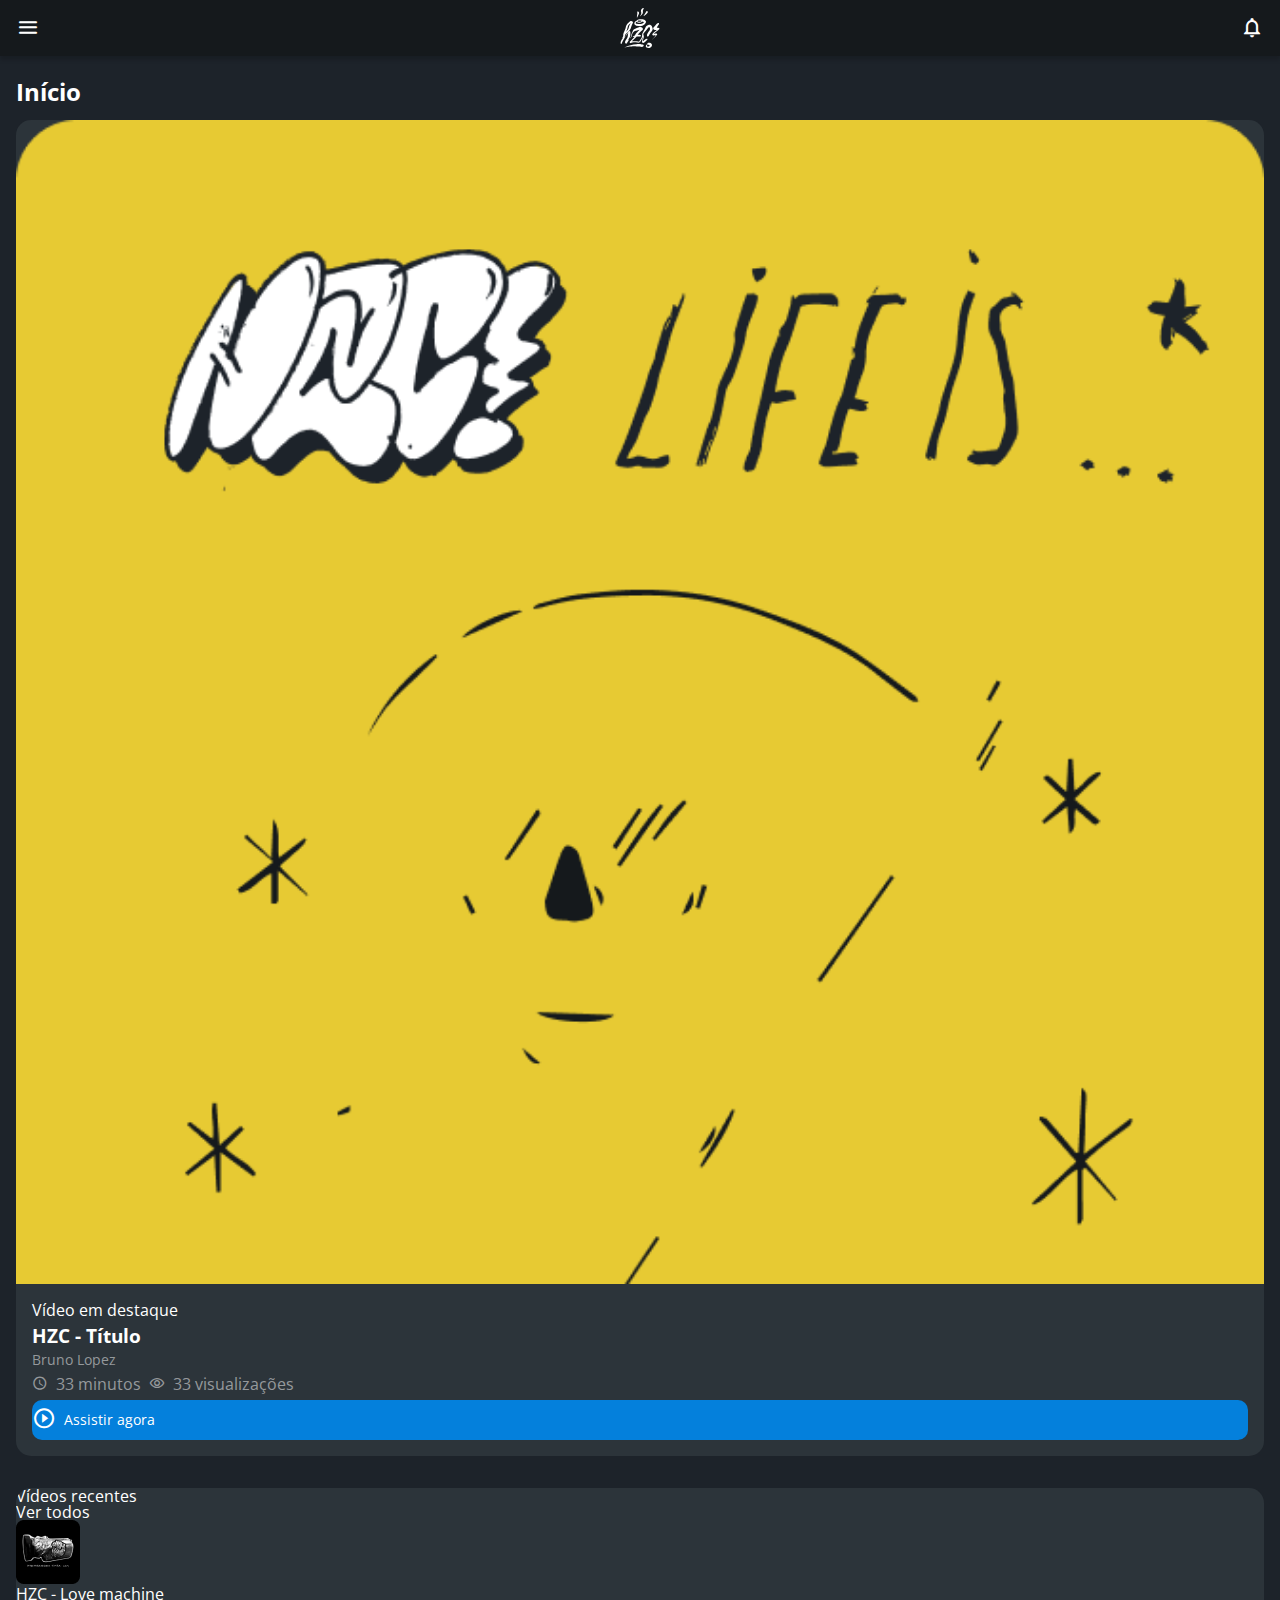
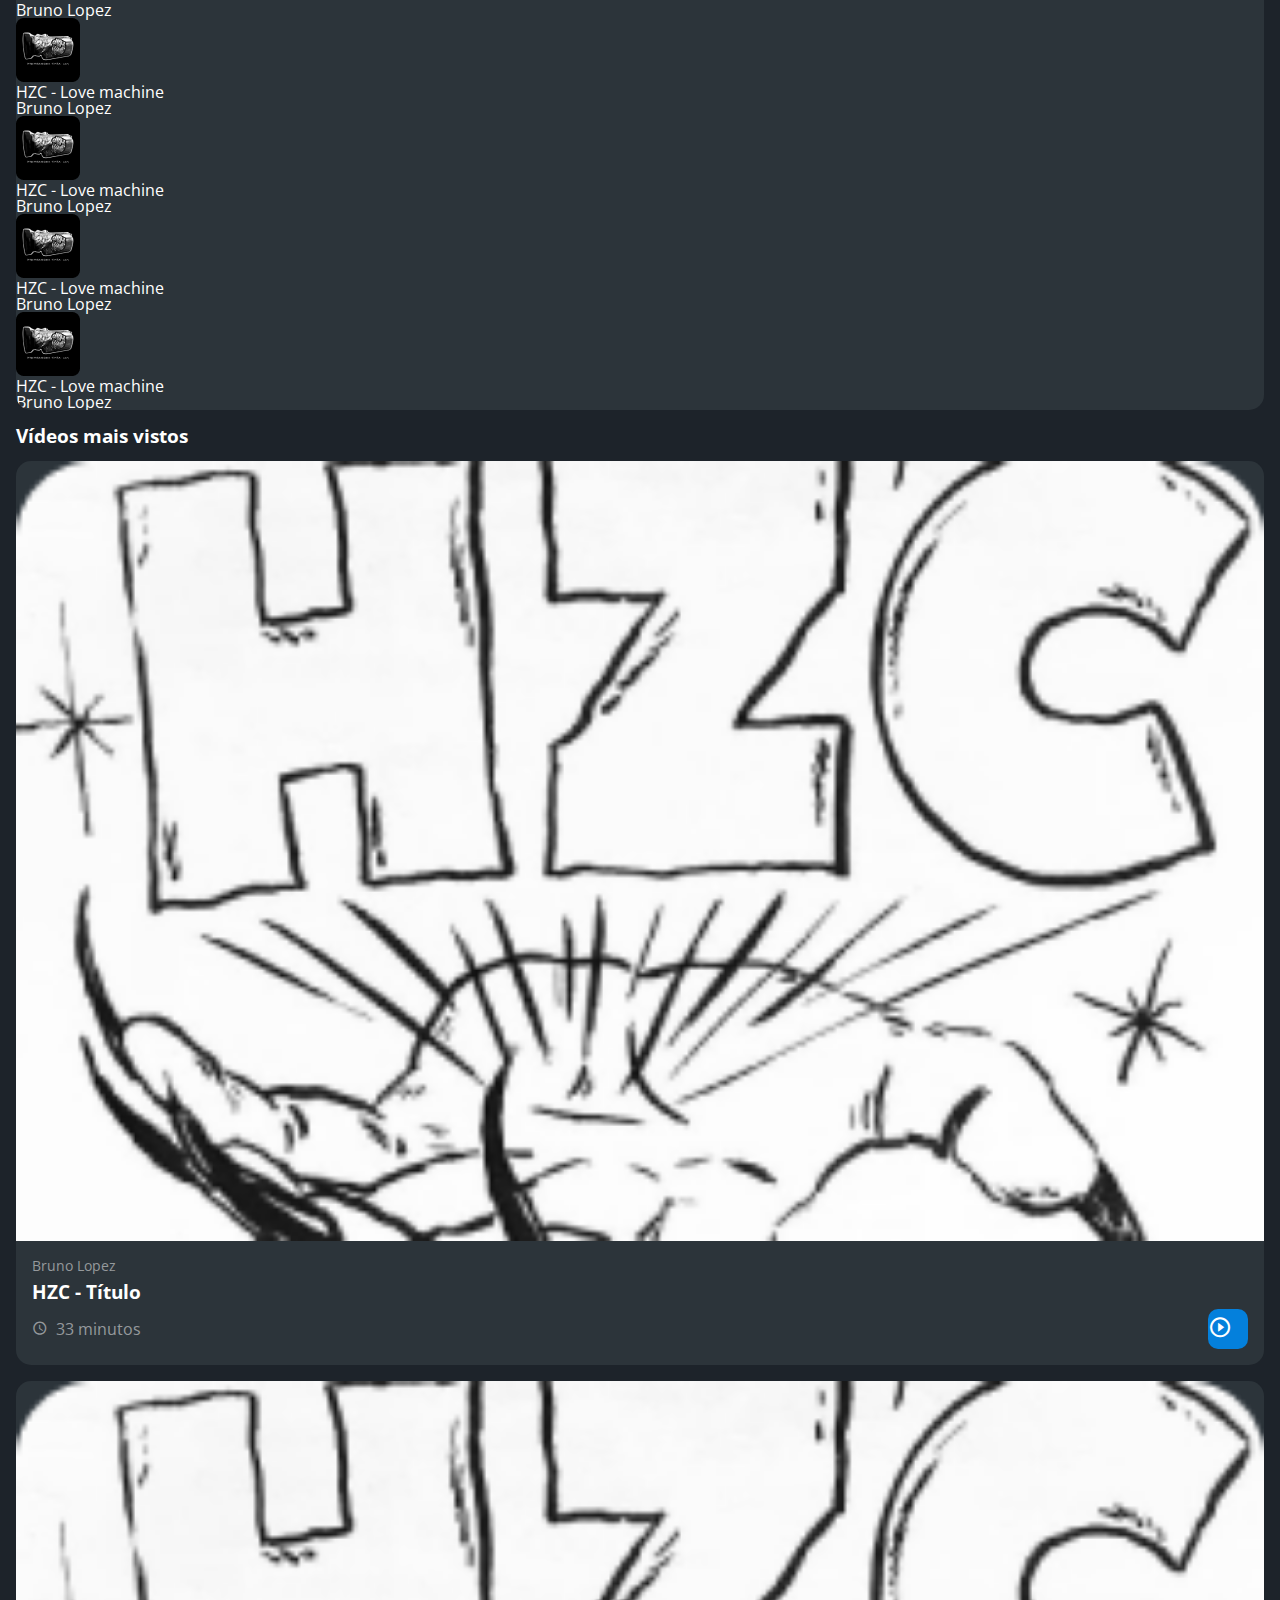
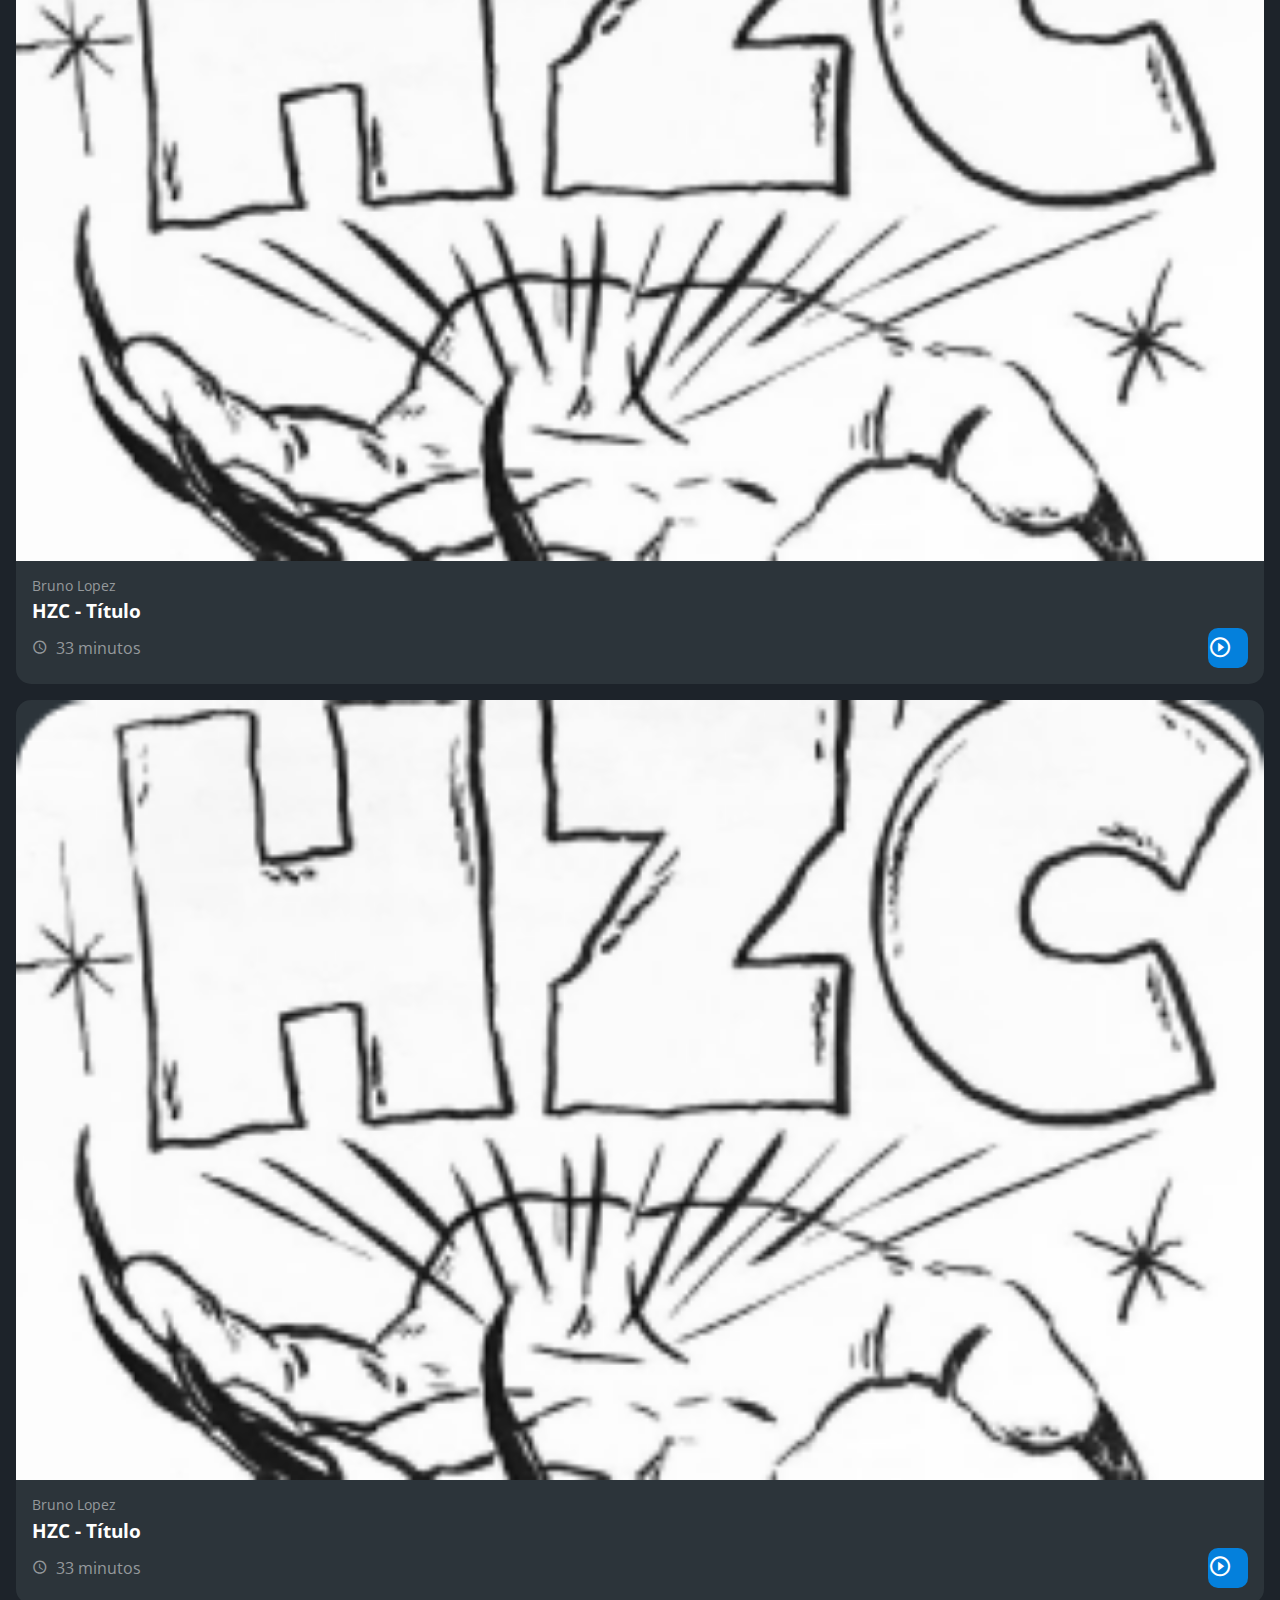
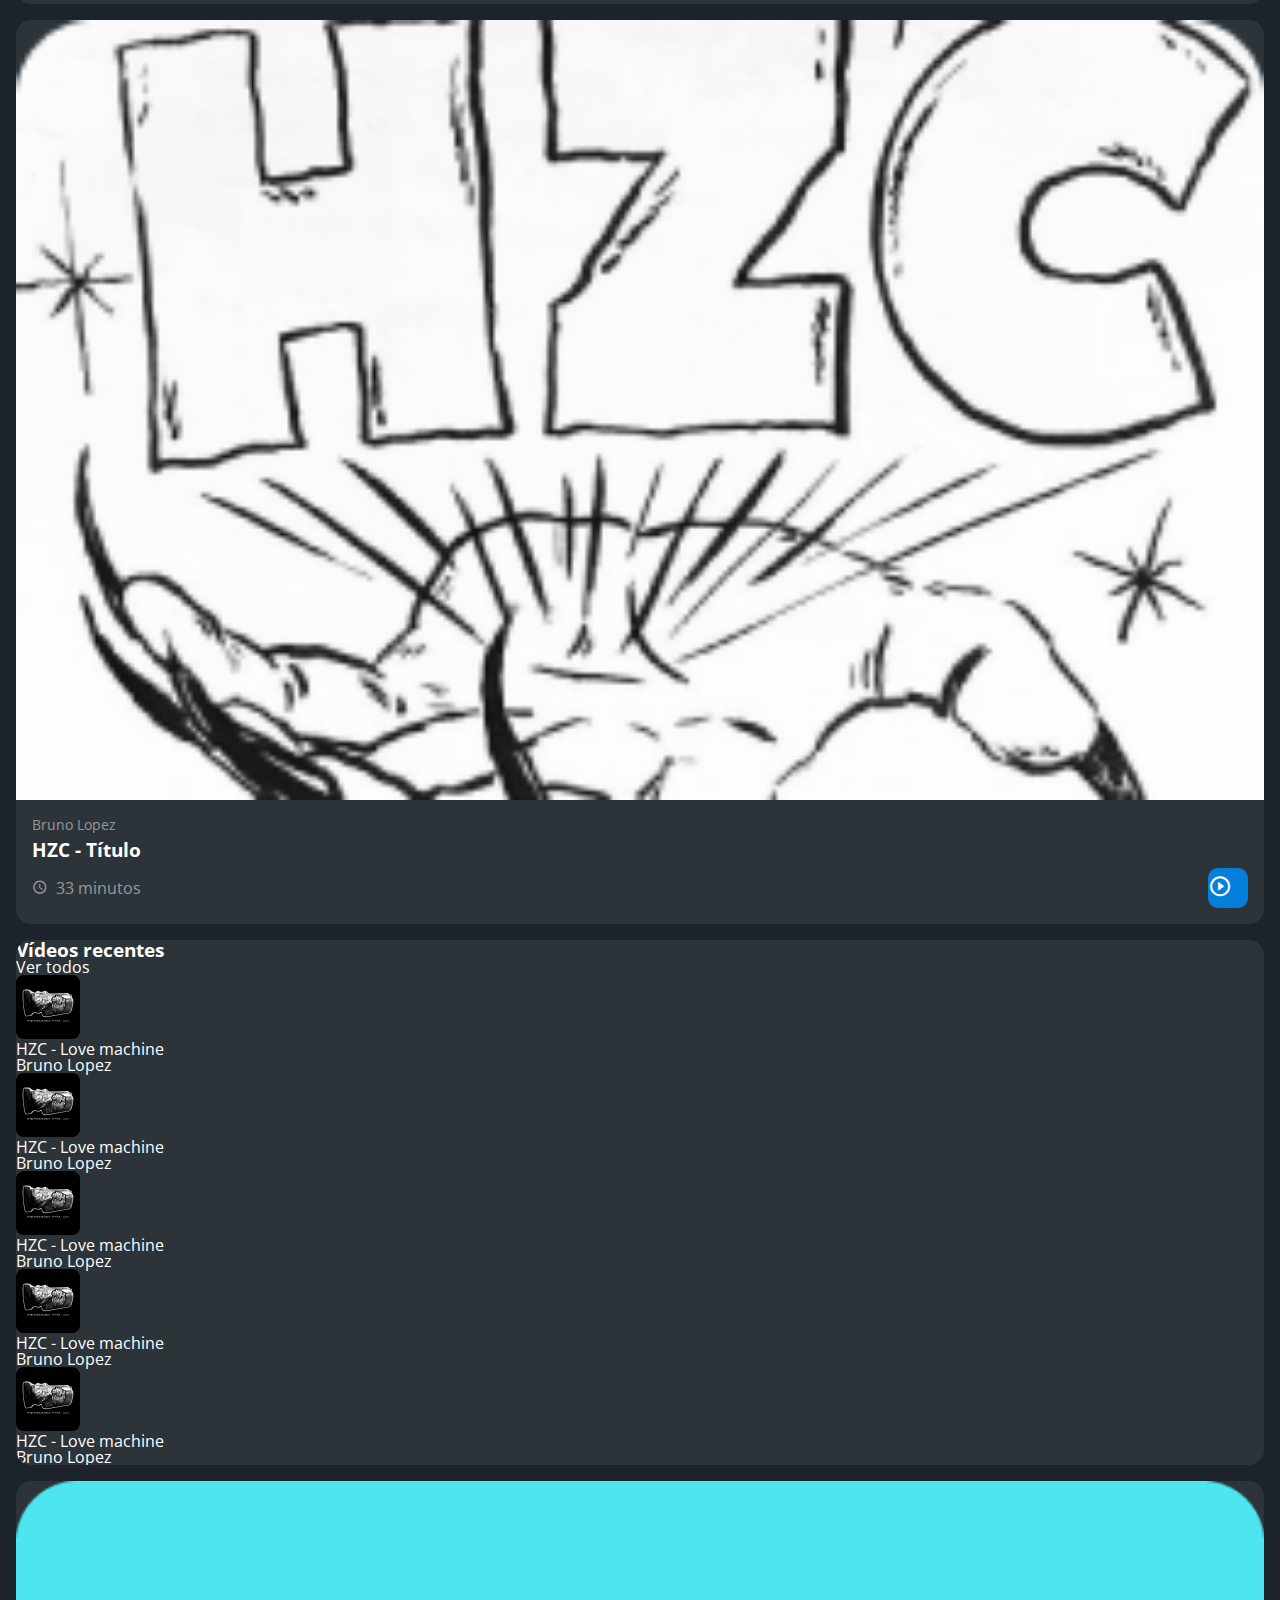
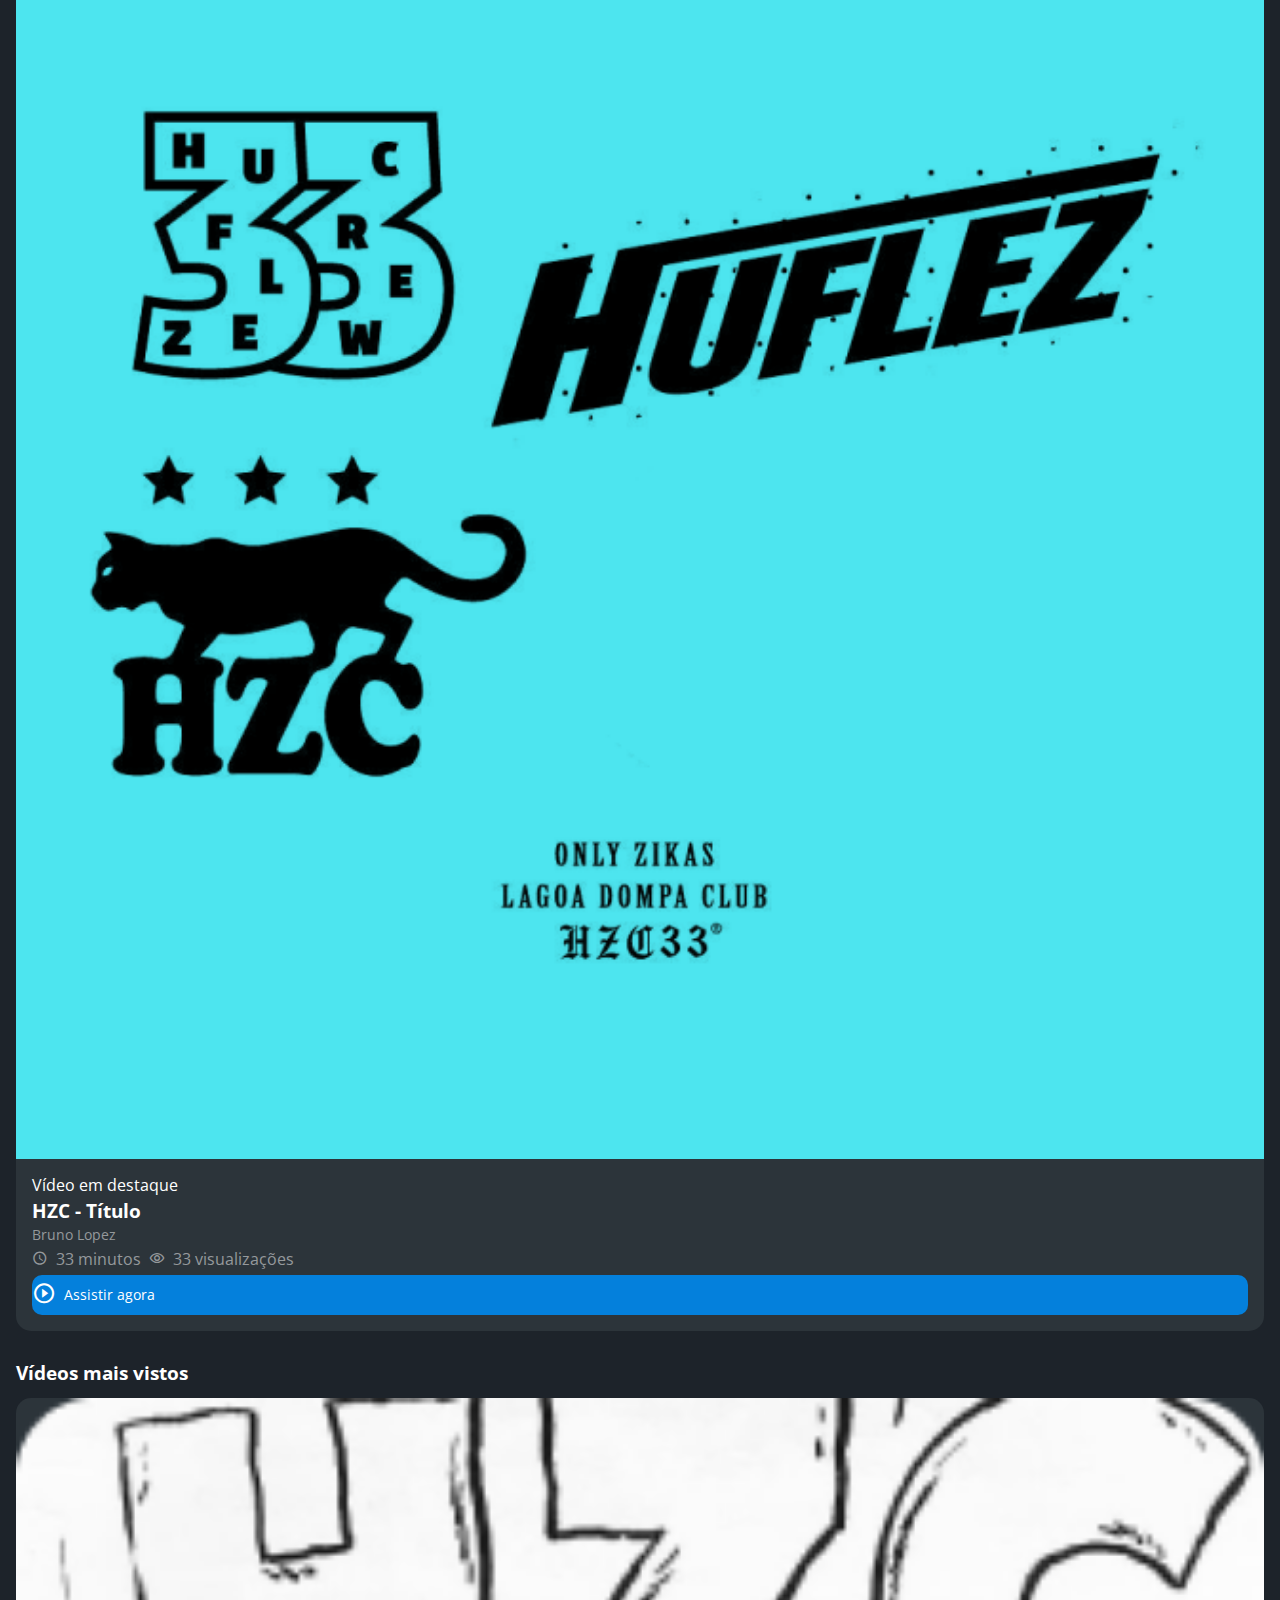
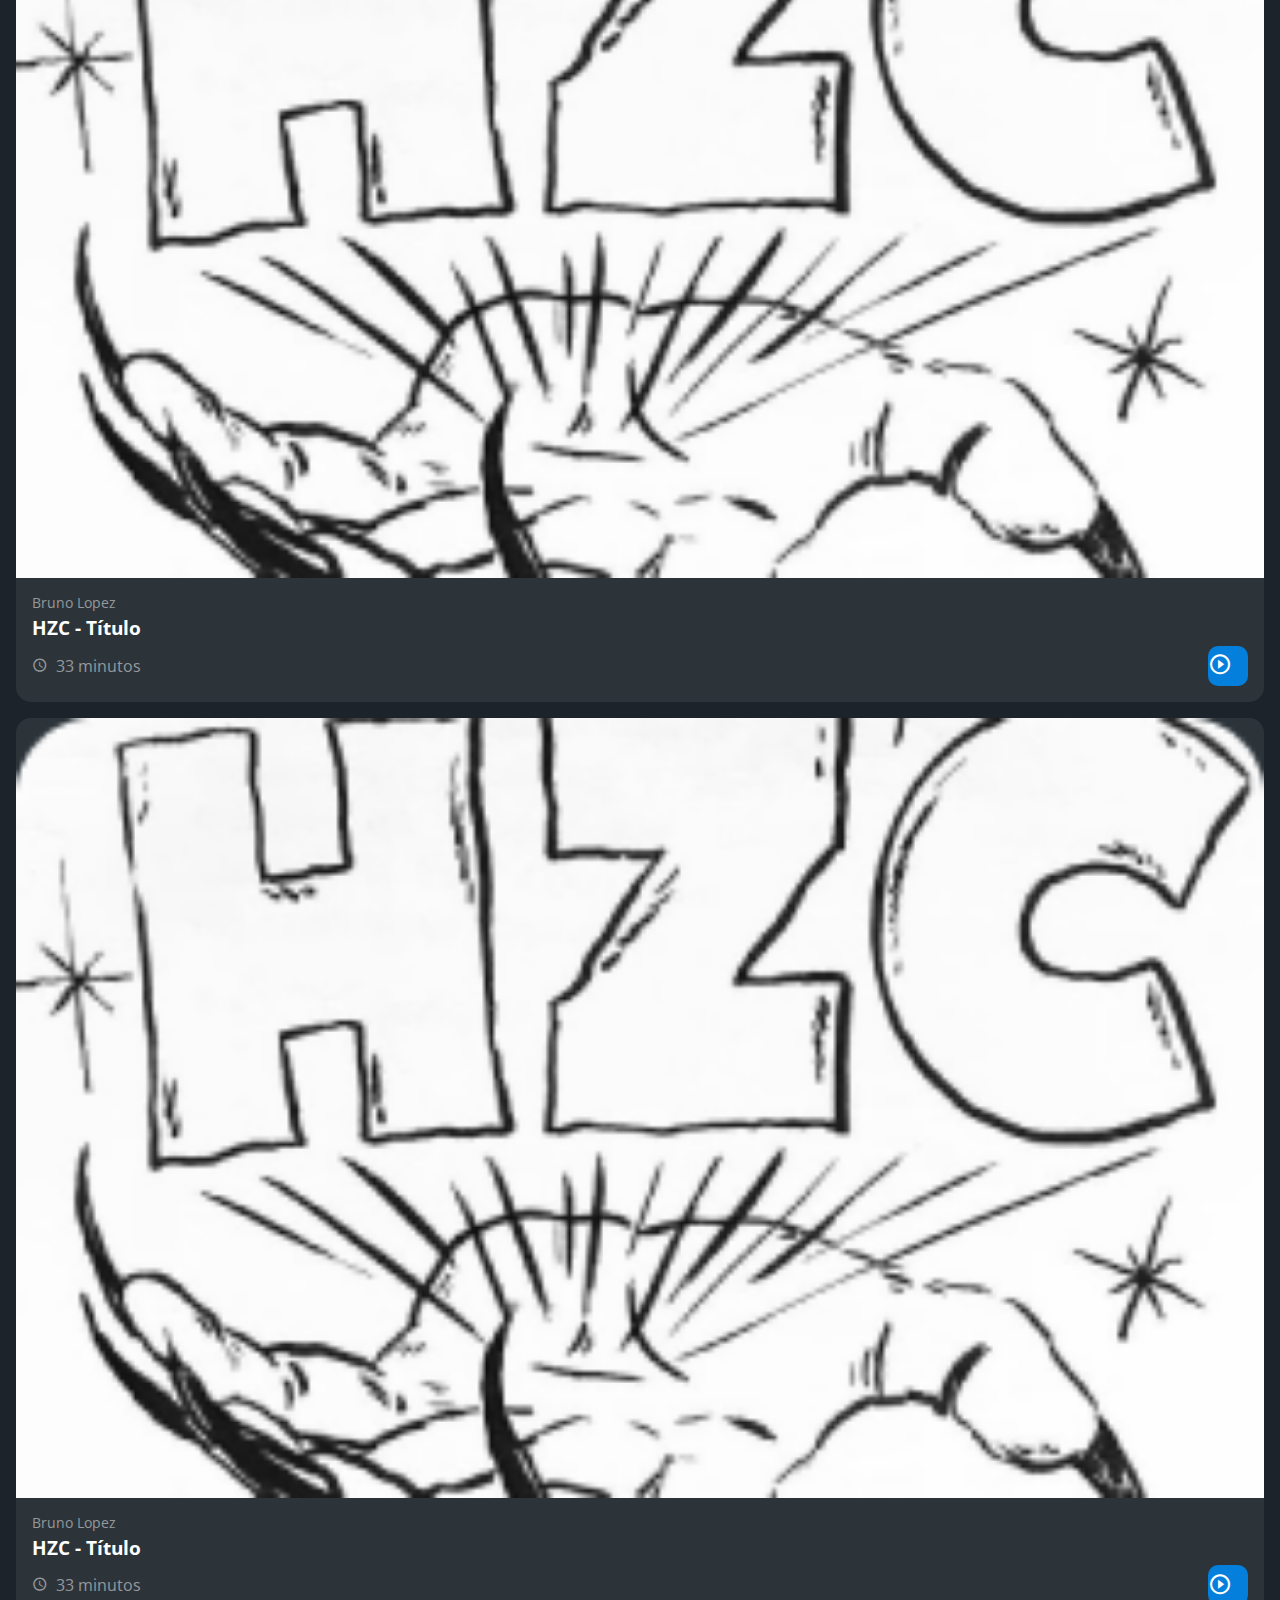
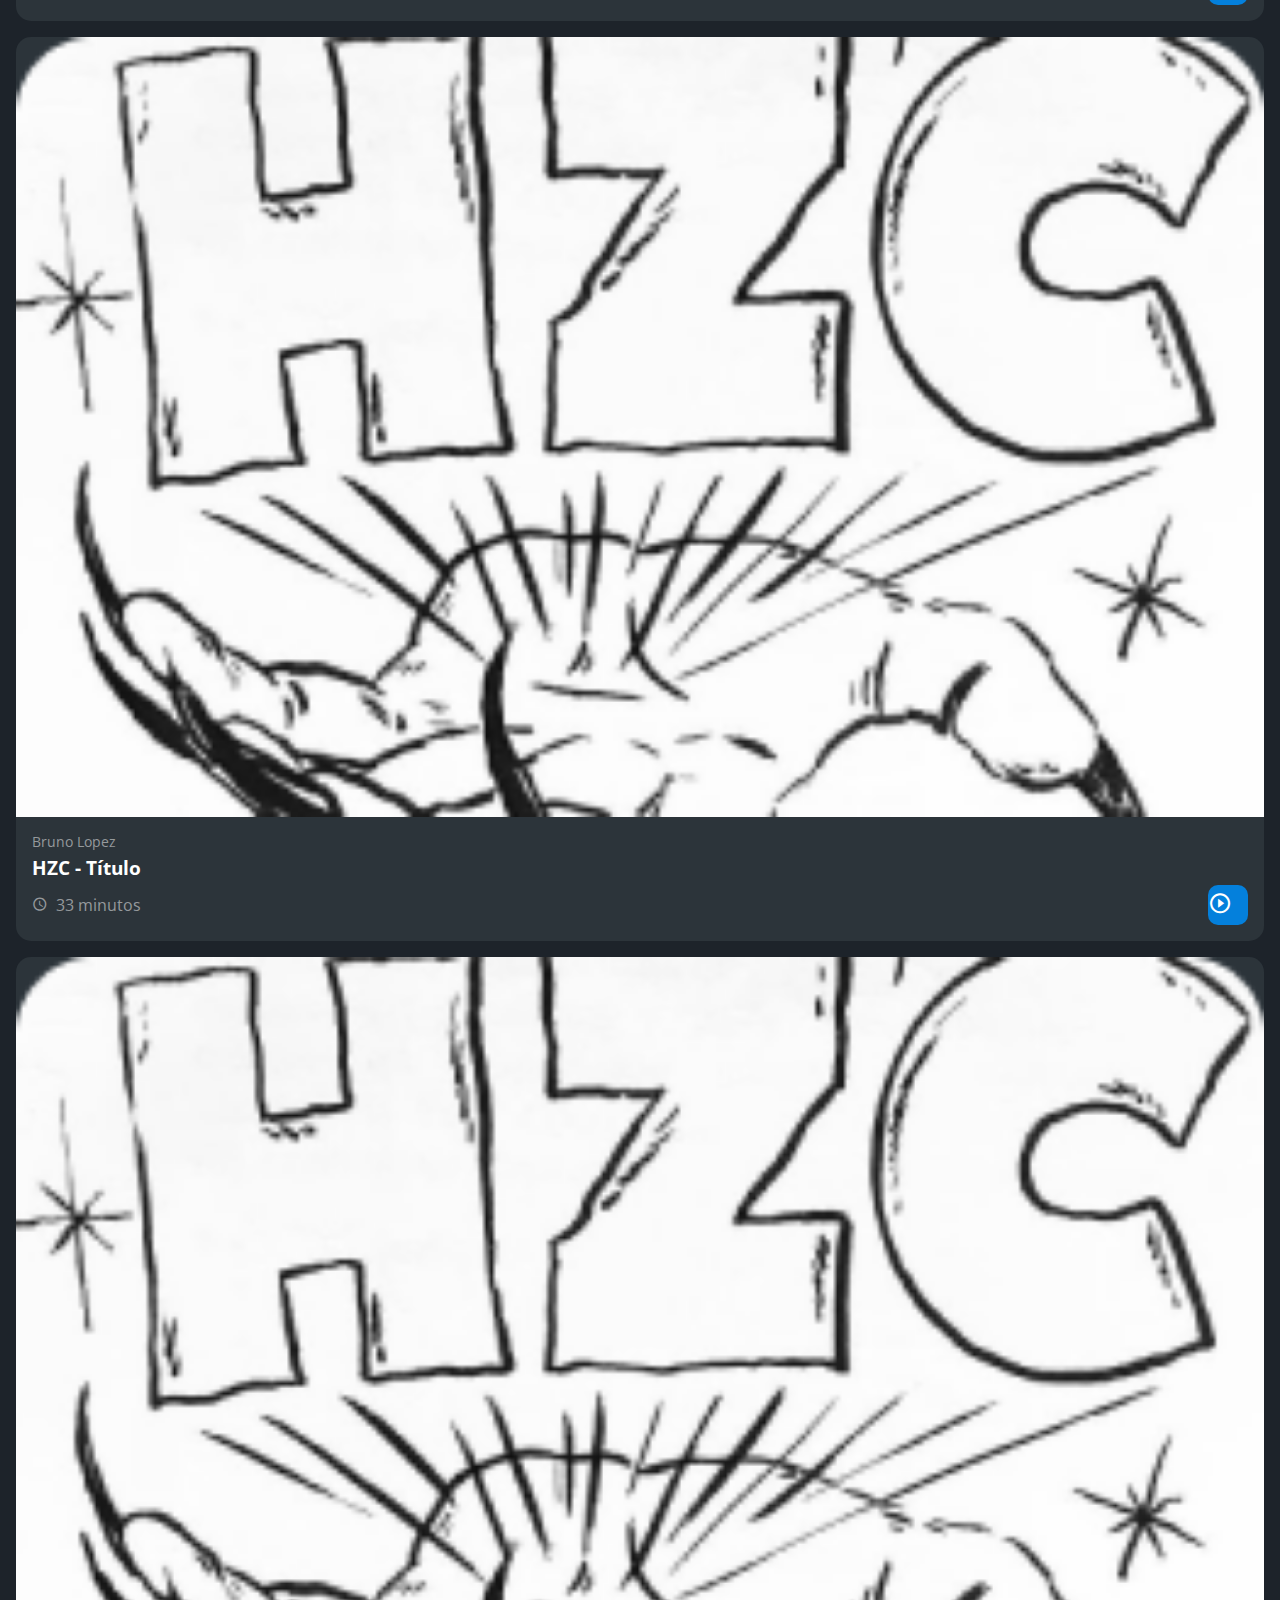
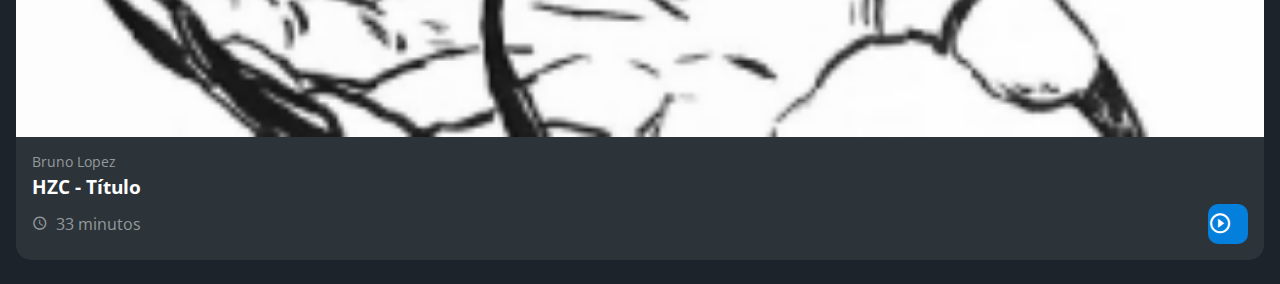
<file: index.html>
<!DOCTYPE html>
<html lang="pt">
<head>
    <meta charset="UTF-8">
    <meta http-equiv="X-UA-Compatible" content="IE=edge">
    <meta name="viewport" content="width=device-width, initial-scale=1.0">
    <title>HZC | Home</title>
    <link rel="stylesheet" href="css/reset.css">
    <link rel="stylesheet" href="css/estilos.css">
    <link rel="preconnect" href="https://fonts.googleapis.com">
    <link rel="preconnect" href="https://fonts.gstatic.com" crossorigin>
    <link rel="stylesheet" href="https://fonts.googleapis.com/css2?family=Open+Sans:wght@400;600;700&display=swap">
</head>
<body>
    <header class="cabecalho">
        <button class="cabecalho__menu" aria-label="Menu"><i></i></button>
        <img src="img/logo.svg" alt="Logotipo da HZC" class="cabecalho__logo">
        <p class="cabecalho__perfil">Bruno Lopez</p>
        <button class="cabecalho__notificacao" aria-label="Notificação"><i></i></button>
    </header>
    <nav class="menu-lateral">
        <img src="img/logo.svg" alt="Logotipo da HZC" class="menu-lateral__logo">
        <a href="#" class="menu-lateral__link menu-lateral__link--inicio menu-lateral__link--ativo">Início</a>
        <a href="#" class="menu-lateral__link menu-lateral__link--videos">Vídeos</a>
        <a href="#" class="menu-lateral__link menu-lateral__link--picos">Picos</a>
        <a href="#" class="menu-lateral__link menu-lateral__link--integrantes">Integrantes</a>
        <a href="#" class="menu-lateral__link menu-lateral__link--camisas">Camisas</a>
        <a href="#" class="menu-lateral__link menu-lateral__link--pinturas">Pinturas</a>
    </nav>
    <main class="principal">
        <h2 class="titulo-pagina">Início</h2>
        <article class="cartao cartao--destaque destaque-video">
            <img src="img/banner-mobile_1.png" alt="Banner do cartao" class="cartao__imagem cartao__imagem--mobile">
            <img src="img/banner_1.png" alt="Banner do cartao" class="cartao__imagem cartao__imagem--desktop">
            <div class="cartao__conteudo">
                <p class="cartao__destaque">Vídeo em destaque</p>
                <h3 class="cartao__titulo">HZC - Título</h3>
                <p class="cartao__perfil">Bruno Lopez</p>
                <p class="cartao__info cartao__info--tempo">33 minutos</p>
                <p class="cartao__info cartao__info--visualizacao">33 visualizações</p>
                <button class="cartao__botao cartao__botao--play cartao__botao--destaque">Assistir agora</button>
            </div>
        </article>
        <article class="cartao cartao-recentes videos-recentes">
            <h3 class="catao__titulo">Vídeos recentes</h3>
            <a href="#" class="cartao__link">Ver todos</a>
            <ul class="cartao__lista">
                <li class="cartao__item">
                    <img src="img/miniatura_1.png" alt="Thumbnail" class="cartao__item-thumbnail">
                    <h4 class="cartao__item-titulo">HZC - Love machine</h4>
                    <p class="cartao__item-perfil"> Bruno Lopez</p>
                </li>
                <li class="cartao__item">
                    <img src="img/miniatura_1.png" alt="Thumbnail" class="cartao__item-thumbnail">
                    <h4 class="cartao__item-titulo">HZC - Love machine</h4>
                    <p class="cartao__item-perfil"> Bruno Lopez</p>
                </li>
                <li class="cartao__item">
                    <img src="img/miniatura_1.png" alt="Thumbnail" class="cartao__item-thumbnail">
                    <h4 class="cartao__item-titulo">HZC - Love machine</h4>
                    <p class="cartao__item-perfil"> Bruno Lopez</p>
                </li>
                <li class="cartao__item">
                    <img src="img/miniatura_1.png" alt="Thumbnail" class="cartao__item-thumbnail">
                    <h4 class="cartao__item-titulo">HZC - Love machine</h4>
                    <p class="cartao__item-perfil"> Bruno Lopez</p>
                </li>
                <li class="cartao__item">
                    <img src="img/miniatura_1.png" alt="Thumbnail" class="cartao__item-thumbnail">
                    <h4 class="cartao__item-titulo">HZC - Love machine</h4>
                    <p class="cartao__item-perfil"> Bruno Lopez</p>
                </li>
            </ul>
        </article>
        <section class="secao secao-videos">
            <h3 class="titulo-secao">Vídeos mais vistos</h3>
            <article class="cartao">
                <img src="img/video_1.png" alt="Vídeo" class="cartao__imagem">
                <div class="cartao__conteudo">
                    <p class="cartao__perfil">Bruno Lopez</p>
                    <h3 class="cartao__titulo">HZC - Título</h3>
                    <p class="cartao__info cartao__info--tempo">33 minutos</p>
                    <button class="cartao__botao cartao__botao--play" aria-label="Assistir agora"></button>
                </div>
            </article>
            <article class="cartao">
                <img src="img/video_1.png" alt="Vídeo" class="cartao__imagem">
                <div class="cartao__conteudo">
                    <p class="cartao__perfil">Bruno Lopez</p>
                    <h3 class="cartao__titulo">HZC - Título</h3>
                    <p class="cartao__info cartao__info--tempo">33 minutos</p>
                    <button class="cartao__botao cartao__botao--play" aria-label="Assistir agora"></button>
                </div>
            </article>
            <article class="cartao">
                <img src="img/video_1.png" alt="Vídeo" class="cartao__imagem">
                <div class="cartao__conteudo">
                    <p class="cartao__perfil">Bruno Lopez</p>
                    <h3 class="cartao__titulo">HZC - Título</h3>
                    <p class="cartao__info cartao__info--tempo">33 minutos</p>
                    <button class="cartao__botao cartao__botao--play" aria-label="Assistir agora"></button>
                </div>
            </article>
            <article class="cartao">
                <img src="img/video_1.png" alt="Vídeo" class="cartao__imagem">
                <div class="cartao__conteudo">
                    <p class="cartao__perfil">Bruno Lopez</p>
                    <h3 class="cartao__titulo">HZC - Título</h3>
                    <p class="cartao__info cartao__info--tempo">33 minutos</p>
                    <button class="cartao__botao cartao__botao--play" aria-label="Assistir agora"></button>
                </div>
            </article>
        </section>
        <article class="cartao cartao-recentes produtos-recentes">
            <h3 class="cartao__titulo">Vídeos recentes</h3>
            <a href="#" class="cartao__link">Ver todos</a>
            <ul class="cartao__lista">
                <li class="cartao__item">
                    <img src="img/miniatura_1.png" alt="Thumbnail" class="cartao__item-thumbnail">
                    <h4 class="cartao__item-titulo">HZC - Love machine</h4>
                    <p class="cartao__item-perfil"> Bruno Lopez</p>
                </li>
                <li class="cartao__item">
                    <img src="img/miniatura_1.png" alt="Thumbnail" class="cartao__item-thumbnail">
                    <h4 class="cartao__item-titulo">HZC - Love machine</h4>
                    <p class="cartao__item-perfil"> Bruno Lopez</p>
                </li>
                <li class="cartao__item">
                    <img src="img/miniatura_1.png" alt="Thumbnail" class="cartao__item-thumbnail">
                    <h4 class="cartao__item-titulo">HZC - Love machine</h4>
                    <p class="cartao__item-perfil"> Bruno Lopez</p>
                </li>
                <li class="cartao__item">
                    <img src="img/miniatura_1.png" alt="Thumbnail" class="cartao__item-thumbnail">
                    <h4 class="cartao__item-titulo">HZC - Love machine</h4>
                    <p class="cartao__item-perfil"> Bruno Lopez</p>
                </li>
                <li class="cartao__item">
                    <img src="img/miniatura_1.png" alt="Thumbnail" class="cartao__item-thumbnail">
                    <h4 class="cartao__item-titulo">HZC - Love machine</h4>
                    <p class="cartao__item-perfil"> Bruno Lopez</p>
                </li>
            </ul>
        </article>
        <article class="cartao cartao--destaque destaque-produtos">
            <img src="img/banner-mobile_2.png" alt="Banner do cartao" class="cartao__imagem cartao__imagem--mobile">
            <img src="img/banner_2.png" alt="Banner do cartao" class="cartao__imagem cartao__imagem--desktop">
            <div class="cartao__conteudo">
                <p class="cartao__destaque">Vídeo em destaque</p>
                <h3 class="cartao__titulo">HZC - Título</h3>
                <p class="cartao__perfil">Bruno Lopez</p>
                <p class="cartao__info cartao__info--tempo">33 minutos</p>
                <p class="cartao__info cartao__info--visualizacao">33 visualizações</p>
                <button class="cartao__botao cartao__botao--play cartao__botao--destaque">Assistir agora</button>
            </div>
        </article> 
        <section class="secao secao-produtos">
            <h3 class="titulo-secao">Vídeos mais vistos</h3>
            <article class="cartao">
                <img src="img/video_1.png" alt="Vídeo" class="cartao__imagem">
                <div class="cartao__conteudo">
                    <p class="cartao__perfil">Bruno Lopez</p>
                    <h3 class="cartao__titulo">HZC - Título</h3>
                    <p class="cartao__info cartao__info--tempo">33 minutos</p>
                    <button class="cartao__botao cartao__botao--play" aria-label="Assistir agora"></button>
                </div>
            </article>
            <article class="cartao">
                <img src="img/video_1.png" alt="Vídeo" class="cartao__imagem">
                <div class="cartao__conteudo">
                    <p class="cartao__perfil">Bruno Lopez</p>
                    <h3 class="cartao__titulo">HZC - Título</h3>
                    <p class="cartao__info cartao__info--tempo">33 minutos</p>
                    <button class="cartao__botao cartao__botao--play" aria-label="Assistir agora"></button>
                </div>
            </article>
            <article class="cartao">
                <img src="img/video_1.png" alt="Vídeo" class="cartao__imagem">
                <div class="cartao__conteudo">
                    <p class="cartao__perfil">Bruno Lopez</p>
                    <h3 class="cartao__titulo">HZC - Título</h3>
                    <p class="cartao__info cartao__info--tempo">33 minutos</p>
                    <button class="cartao__botao cartao__botao--play" aria-label="Assistir agora"></button>
                </div>
            </article>
            <article class="cartao">
                <img src="img/video_1.png" alt="Vídeo" class="cartao__imagem">
                <div class="cartao__conteudo">
                    <p class="cartao__perfil">Bruno Lopez</p>
                    <h3 class="cartao__titulo">HZC - Título</h3>
                    <p class="cartao__info cartao__info--tempo">33 minutos</p>
                    <button class="cartao__botao cartao__botao--play" aria-label="Assistir agora"></button>
                </div>
            </article>
        </section>
    </main>
    <script src="index.js"></script>
</body>
</html>
</file>
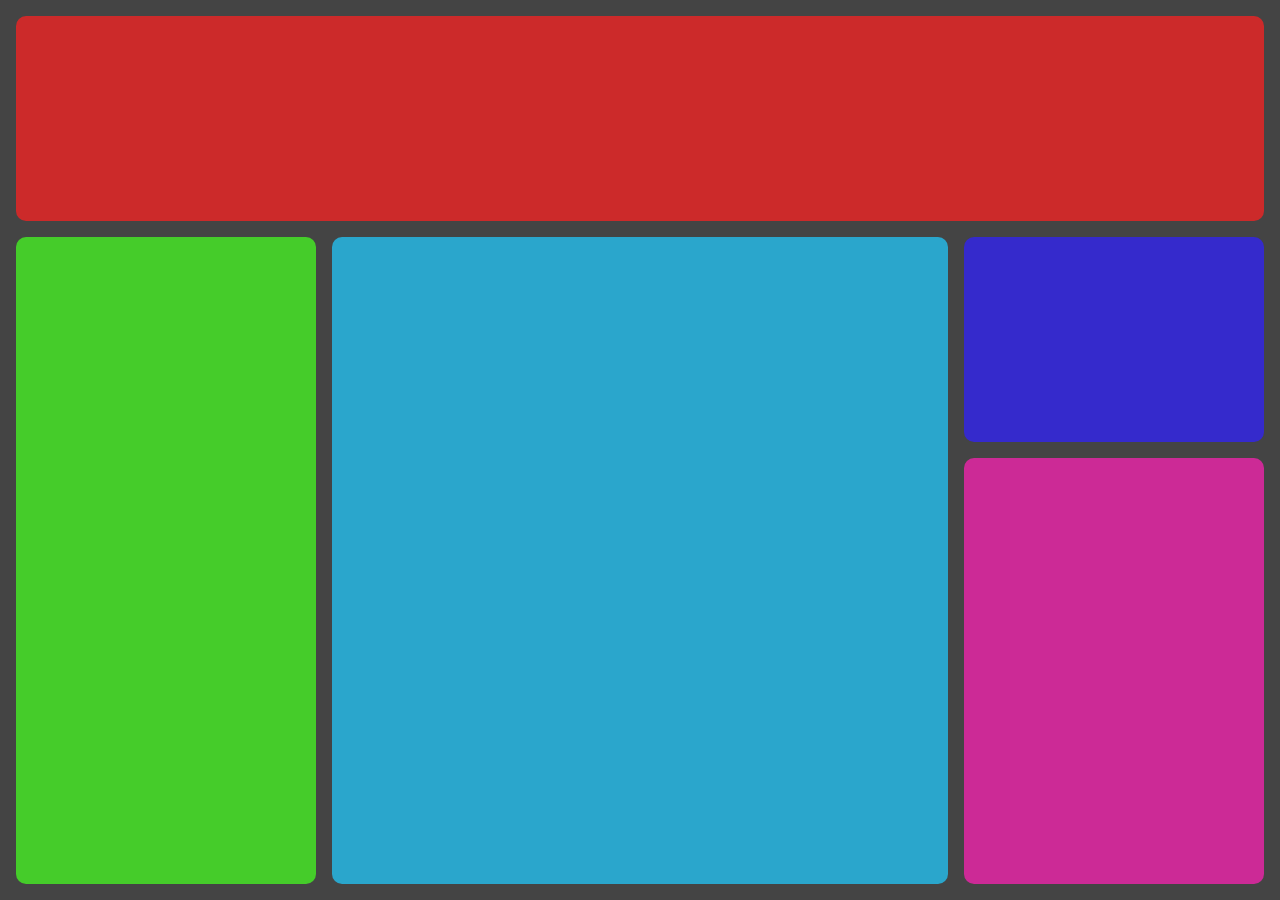
<file: desafio1/desafio.html>
<!DOCTYPE html>
<html lang="en">
<head>
    <meta charset="UTF-8">
    <meta http-equiv="X-UA-Compatible" content="IE=edge">
    <meta name="viewport" content="width=device-width, initial-scale=1.0">
    <title>Desafio</title>
    <link rel="stylesheet" href="grid.css">
</head>
<body class="corpo">
    <header class="cabecalho"></header>
    <nav class="lateral"></nav>
    <section class="meio"></section>
    <section class="direita-cima"></section>
    <section class="direita-baixo"></section>
</body>
</html>
</file>
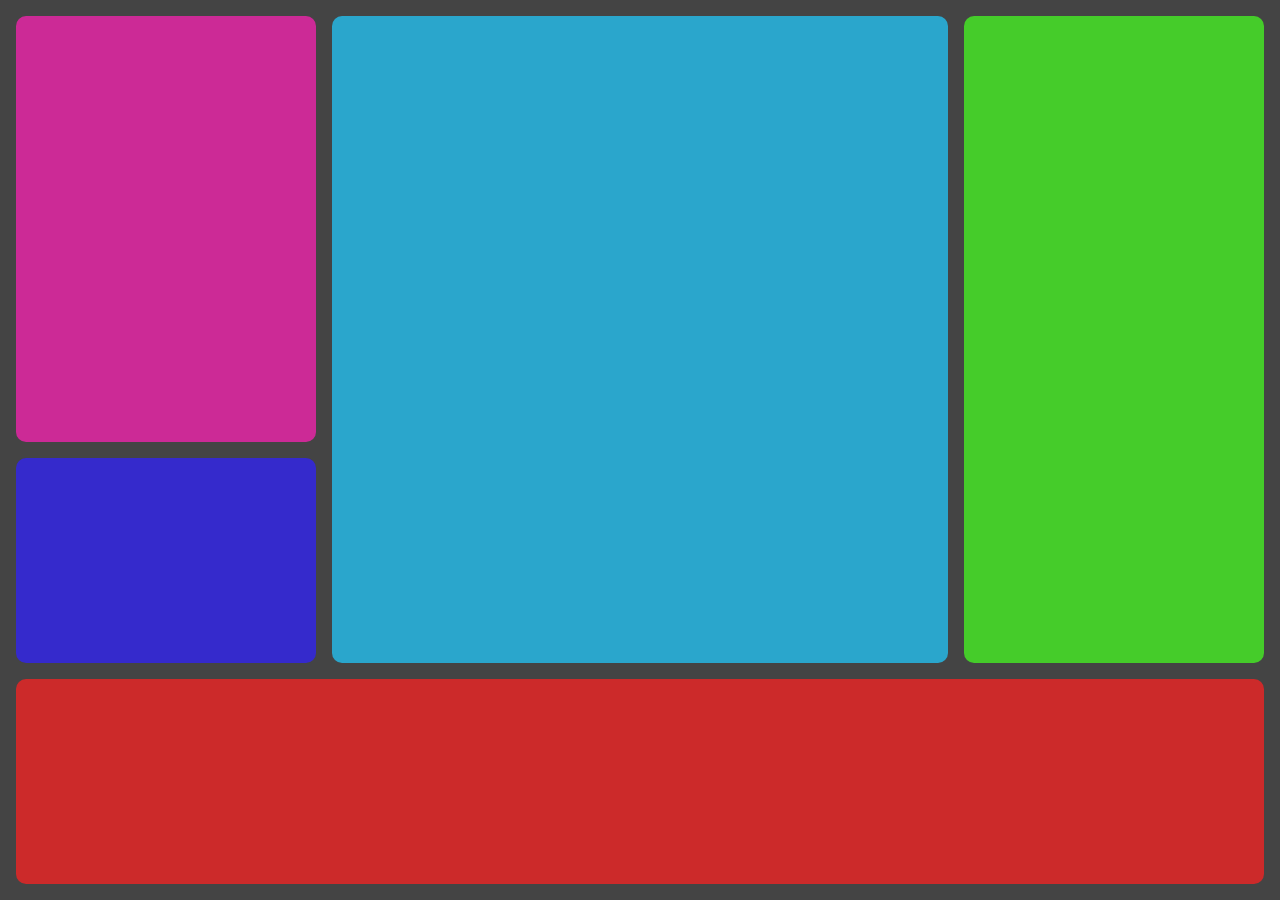
<file: desafio2/desafio.html>
<!DOCTYPE html>
<html lang="en">
<head>
    <meta charset="UTF-8">
    <meta http-equiv="X-UA-Compatible" content="IE=edge">
    <meta name="viewport" content="width=device-width, initial-scale=1.0">
    <title>Document</title>
    <link href="grid.css" rel="stylesheet">
</head>
<body class="corpo">
    <header class="cabecalho"></header>
    <nav class="lateral"></nav>
    <section class="meio"></section>
    <section class="direita-cima"></section>
    <section class="direita-baixo"></section>
</body>
</html>
</file>
<file: css/estilos.css>
@font-face {
    font-family: 'icones';
    src: url(../font/icones.ttf);
}

body {
    background-color: #1d232a;
    font-family: 'Open Sans', 'icones', sans-serif;
    color: #ffffff;
}

@media screen and (min-width: 1440px) {
    body {
        display: grid;
        grid-template-columns: auto 1fr;
    }
}
    


.cabecalho {
    display: flex;
    justify-content: space-between;
    align-items: center;
    background-color: #15191c;
    padding: 8px 16px;
    box-shadow: 0px 4px 4px rgba(0, 0, 0, 0.16);

}

.cabecalho__menu i::before {
    content: "\e904";
    font-size: 24px;
}

.cabecalho__notificacao i::before {
    content: "\e906";
    font-size: 24px;
}

.cabecalho__logo {
    width: 40px;
}

.cabecalho__perfil {
    display: none;
}

@media screen and (min-width:1440px) {
    .cabecalho {
        background-color: #1d232a;
        display: grid;
        column-gap: 32px;
        grid-template-columns: 1fr auto;
        padding: 16px 60px;
        height: 80px;
        box-sizing: border-box;
        grid-column: 2;
    }

    .cabecalho__menu {
        display: none;
    }

    .cabecalho__logo {
        display: none;
    }

    .cabecalho__perfil {
        display: grid;
        grid-template-columns: repeat(3, auto);
        column-gap: 8px;
        align-items: center;
        justify-self: flex-end;
        color: #95999c;
        padding: 8px 32px;
        border-right: 1px solid #95999c;
    }

    .cabecalho__perfil::before{
        content: "";
        display: block;
        width: 32px;
        height: 32px;
        background-image: url(../img/profile.2.png);
        background-size: contain;
        background-repeat: no-repeat;
        background-position: center;
    }

    .cabecalho__perfil::after {
        content: "\e90d";
        color: #ffffff;
        font-size: 1.5rem;

    }
}

.menu-lateral {
    display: flex;
    flex-direction: column;
    background-color: #15191c;
    width: 75vw;
    height: 100vh;
    position: absolute;
    left:-100vw;
    transition: .25s;
}

.menu-lateral--ativo {
    left: 0;
    transition: .25s;
}

.menu-lateral__logo {
    width: 118px;
    align-self: center;
    padding: 16px;
}

.menu-lateral__link {
    height: 64px;
    color: #95999c;
    padding-left: 64px;
    display: flex;
    align-items: center;
}

.menu-lateral__link--ativo {
    color: #ffffff;
    padding-left: 56px;
    border-left: 8px solid #ffffff;
}

.menu-lateral__link::before {
    content: "";
    width: 24px;
    height: 24px;
    font-size: 24px;
    position: absolute;
    left: 24px;
}

.menu-lateral__link--inicio::before {
    content:"\e902" ;
}

.menu-lateral__link--videos::before {
    content:"\e90e" ;
}

.menu-lateral__link--picos::before {
    content:"\e909" ;
}

.menu-lateral__link--integrantes::before {
    content:"\e903" ;
}

.menu-lateral__link--camisas::before {
    content:"\e900" ;
}

.menu-lateral__link--pinturas::before {
    content:"\e90a" ;
}

@media screen and (min-width:1440px){
    .menu-lateral {
        position: static;
        width: 200px;
        grid-column: 1;
        grid-row: 1 / span 2;
    }
}

.principal {
    padding: 24px 16px;
    display: grid;
    gap: 16px;
}

.titulo-pagina {
    font-size: 1.5rem;
    font-weight: 700;
}

.titulo-secao {
    font-size: 1.2rem;
    font-weight: 700;
}

@media screen and (min-width:1440px) {
    .principal {
        display: grid;
        grid-template-columns: auto 1fr auto;
        grid-template-areas: 
            "titulo-pagina titulo-pagina titulo-pagina"
            "destaque-video destaque-video videos-recentes"
            "secao-videos secao-videos secao-videos"
            "produtos-recentes destaque-produtos destaque-produtos"
            "secao-produtos secao-produtos secao-produtos"
            ;
        column-gap: 32px;
        padding: 16px 60px;
        grid-column: 2;
    }

    .titulo-secao {
        grid-column: span 4;
    }
    
}

.cartao {
    width: 100%;
    border-radius: 15px;
    overflow: hidden;
    background-color: #2c343a;
}

.cartao__imagem--desktop {
    display: none;
}

.cartao--destaque {
    margin-bottom: 16px;
}

.cartao__conteudo {
    padding: 16px;
    display: grid;
    grid-template-columns: auto 1fr;
    gap: 8px;
}

.cartao__destaque {
    grid-column: span 2;
}

.cartao__titulo {
    font-size: 1.2rem;
    font-weight: 700;
    grid-column: span 2;
}

.cartao__perfil {
    color: #95999c;
    font-size: 0.9rem;
    grid-column: span 2;
}

.cartao__info {
    display: flex;
    align-items: center;
    color: #95999c;
}

.cartao__info--tempo::before {
    content: "\e90c";
    margin-right: 8px;
}

.cartao__info--visualizacao::before {
    content: "\e90f";
    margin-right: 8px;
}

.cartao__botao {
    display: flex;
    justify-self: center;
    align-items: center;
    background-color: #0480dc;
    width: 40px;
    height: 40px;
    border-radius: 10px;
    font-size: 0.9rem;
    justify-self: flex-end;
}

.cartao__botao--play::before {
    content: "\e90b";
    font-size: 24px;
}

.cartao__botao--destaque {
    width: 100%;
    grid-column: span 2;
}

.cartao__botao--destaque::before {
    margin-right: 8px;
}

.cartao--recentes {
    display: none;
}

@media screen and (min-width:1440px) {
    .cartao--destaque {
        margin-bottom: 0;
    }

    .cartao__imagem--mobile {
        display: none;
    }

    .cartao__imagem--desktop {
        display: block;
    }

    .cartao__botao--destaque {
        grid-column: auto;
        padding: 16px 8px;
    }

    .cartao--recentes {
        display: grid;
        grid-template-columns: auto auto;
        align-items: center;
        row-gap: 24px;
        width: 256px;
        padding: 16px;
        box-sizing: border-box;
        align-self: flex-start;
    }

    .cartao--recentes .cartao__titulo {
        grid-column: auto;
    }

    .cartao__link {
        font-size: 0.8rem;
        font-weight: 600;
        color: #0480dc;
        justify-self: flex-end;
    }

    .cartao__lista {
        display: grid;
        row-gap: 16px;
        grid-column: span 2;
    }

    .cartao__item {
        display: grid;
        grid-template-columns: auto 1fr;
        gap: 8px;
    }

    .cartao__item-thumbnail {
        width: 32px;
        grid-row: span 2;
    }

    .cartao__item-titulo {
        font-size: 0.9rem;
        line-height: 1.2rem;
        font-weight: 700;
    }

    .cartao__item-perfil {
        font-size: 0.8rem;
        color: #95999c;
    }
}

.secao {
    display: grid;
    gap: 16px;
}

@media screen and (min-width:1440px) {
    .secao {
        grid-template-columns: repeat(4 , 1fr);
    }
    
    .destaque-video {
        grid-area: destaque-video;
    }
    
    .videos-recentes {
        grid-area: videos-recentes;
    }
    
    .secao-videos {
        grid-area: secao-videos;
    }
    
    .destaque-produtos {
        grid-area: destaque-produtos;
    }
    
    .produtos-recentes {
        grid-area: produtos-recentes;
    }
    
    .secao-produtos {
        grid-area: secao-produtos;
    }
}
</file>
<file: desafio1/grid.css>
* {
    margin: 0;
    padding: 0;
    box-sizing: border-box;
}

.corpo {
    background-color: #444444;
    padding: 16px;
    width: 100vw;
    height: 100vh;

    display: grid;
    grid-template-columns: 1fr 1fr 1fr 1fr;
    grid-template-rows: 1fr 1fr 1fr 1fr;
    gap: 16px;
}

.cabecalho {
    background-color: #cc2a2a;
    border-radius: 10px;
    min-width: 50px;
    min-height: 50px;
    grid-column: span 4;
}

.lateral {
    background-color: #45cc2a;
    border-radius: 10px;
    min-width: 50px;
    min-height: 50px;
    grid-row: span 3;
}

.meio {
    background-color: #2aa6cc;
    border-radius: 10px;
    min-width: 50px;
    min-height: 50px;
    grid-column: span 2;
    grid-row: span 3;
}

.direita-cima {
    background-color: #352acc;
    border-radius: 10px;
    min-width: 50px;
    min-height: 50px;
}

.direita-baixo {
    background-color: #cc2a96;
    border-radius: 10px;
    min-width: 50px;
    min-height: 50px;
    grid-row: span 2;
}
</file>
<file: desafio2/grid.css>
* {
    margin: 0;
    padding: 0;
    box-sizing: border-box;
}

.corpo {
    background-color: #444444;
    padding: 16px;
    width: 100vw;
    height: 100vh;
    display: grid;
    grid-template-columns: 1fr 1fr 1fr 1fr;
    grid-template-rows: 1fr 1fr 1fr 1fr;
    gap: 16px;
}

.cabecalho {
    background-color: #cc2a2a;
    border-radius: 10px;
    min-width: 50px;
    min-height: 50px;
    grid-column: span 4;
    grid-row: 4;
}

.lateral {
    background-color: #45cc2a;
    border-radius: 10px;
    min-width: 50px;
    min-height: 50px;
    grid-row: span 3;
    grid-column: 4;
}

.meio {
    background-color: #2aa6cc;
    border-radius: 10px;
    min-width: 50px;
    min-height: 50px;
    grid-column: 2 / span 2;
    grid-row: 1 / span 3;
}

.direita-cima {
    background-color: #352acc;
    border-radius: 10px;
    min-width: 50px;
    min-height: 50px;
}

.direita-baixo {
    background-color: #cc2a96;
    border-radius: 10px;
    min-width: 50px;
    min-height: 50px;
    grid-row: 1 / span 2;
}
</file>
